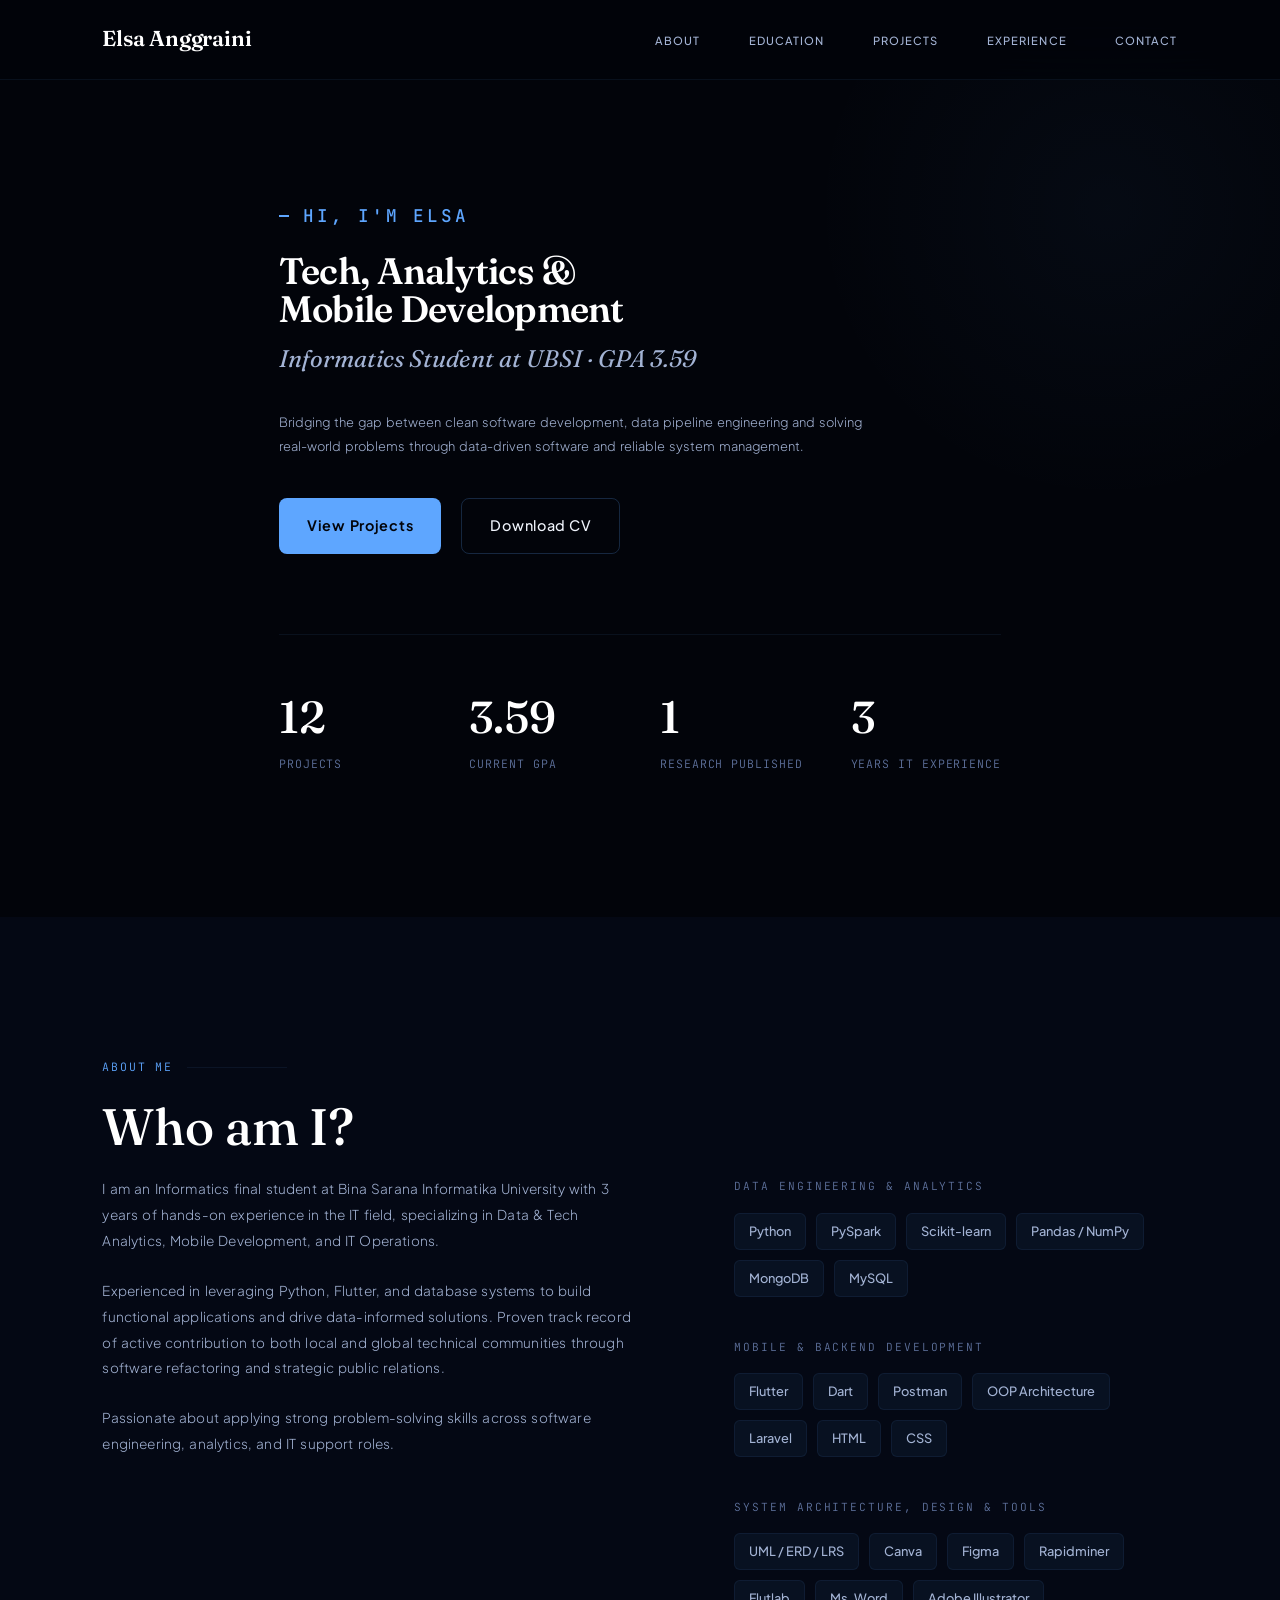
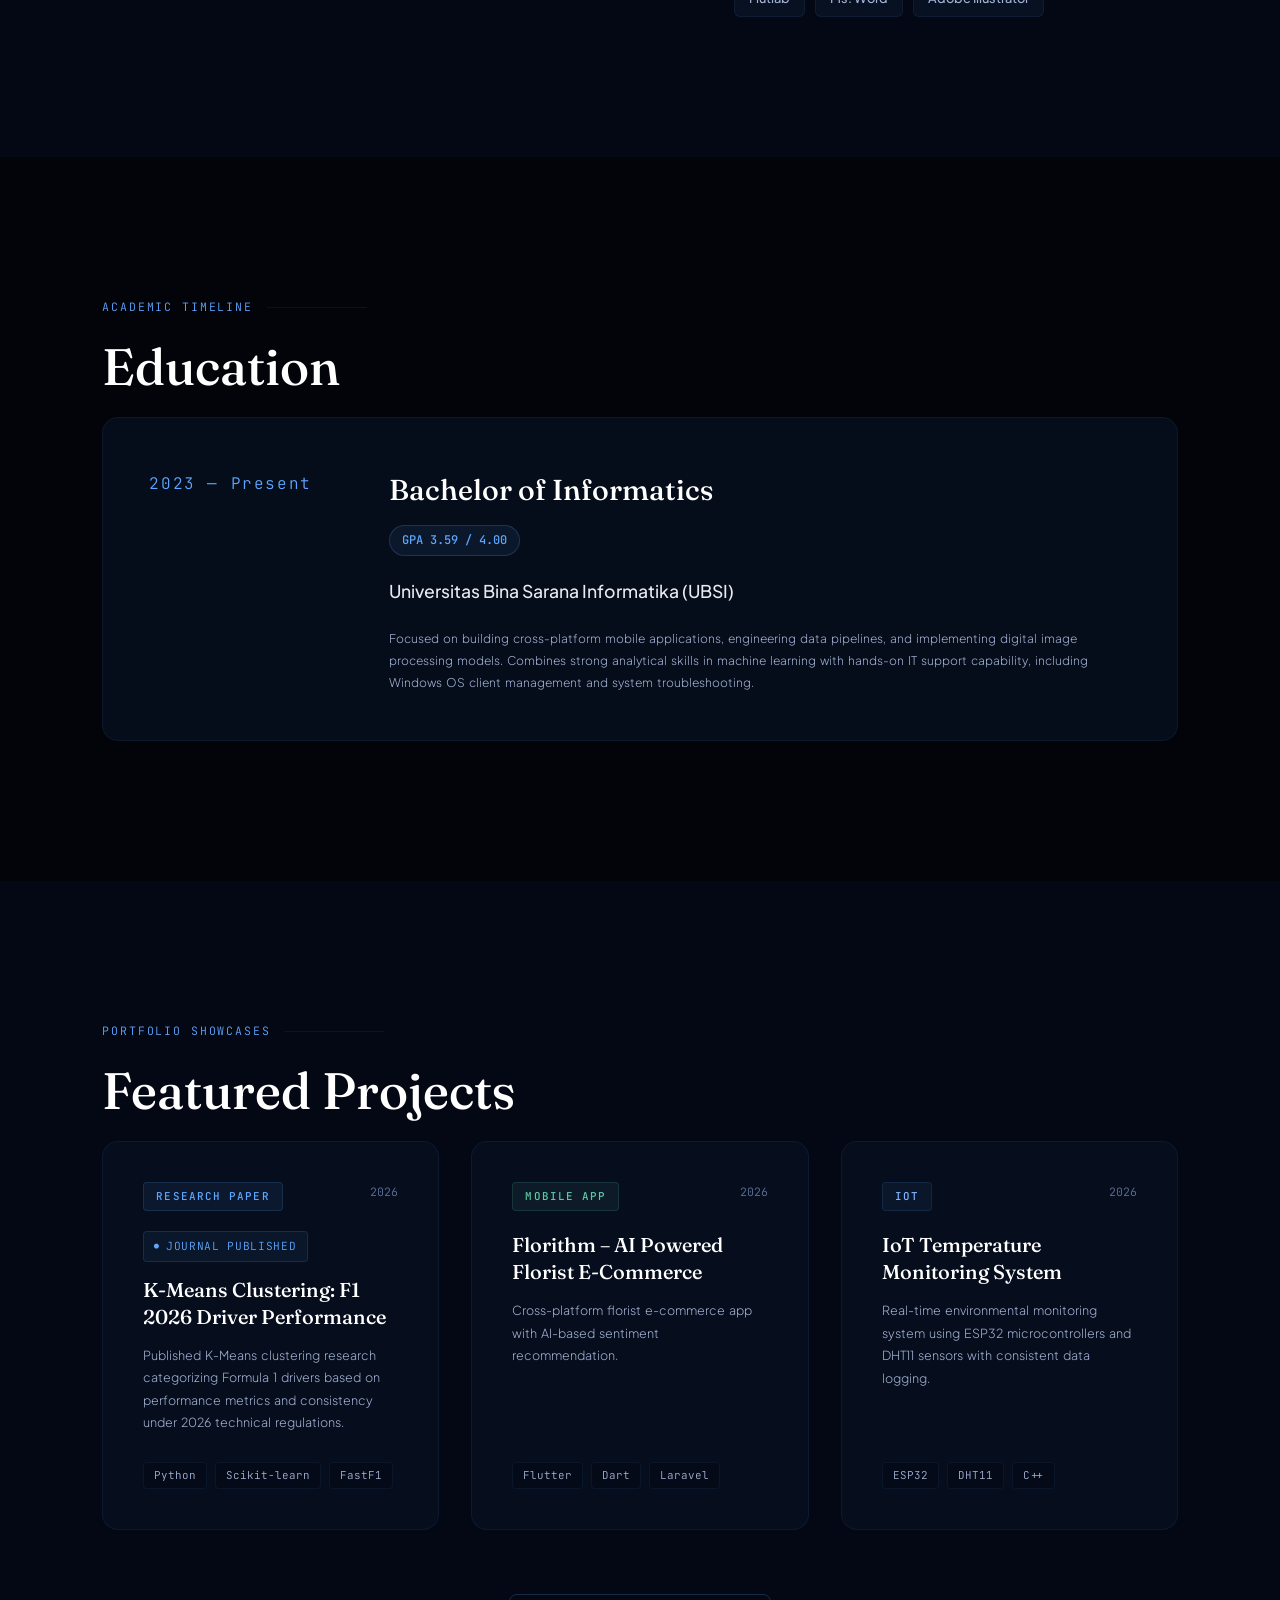
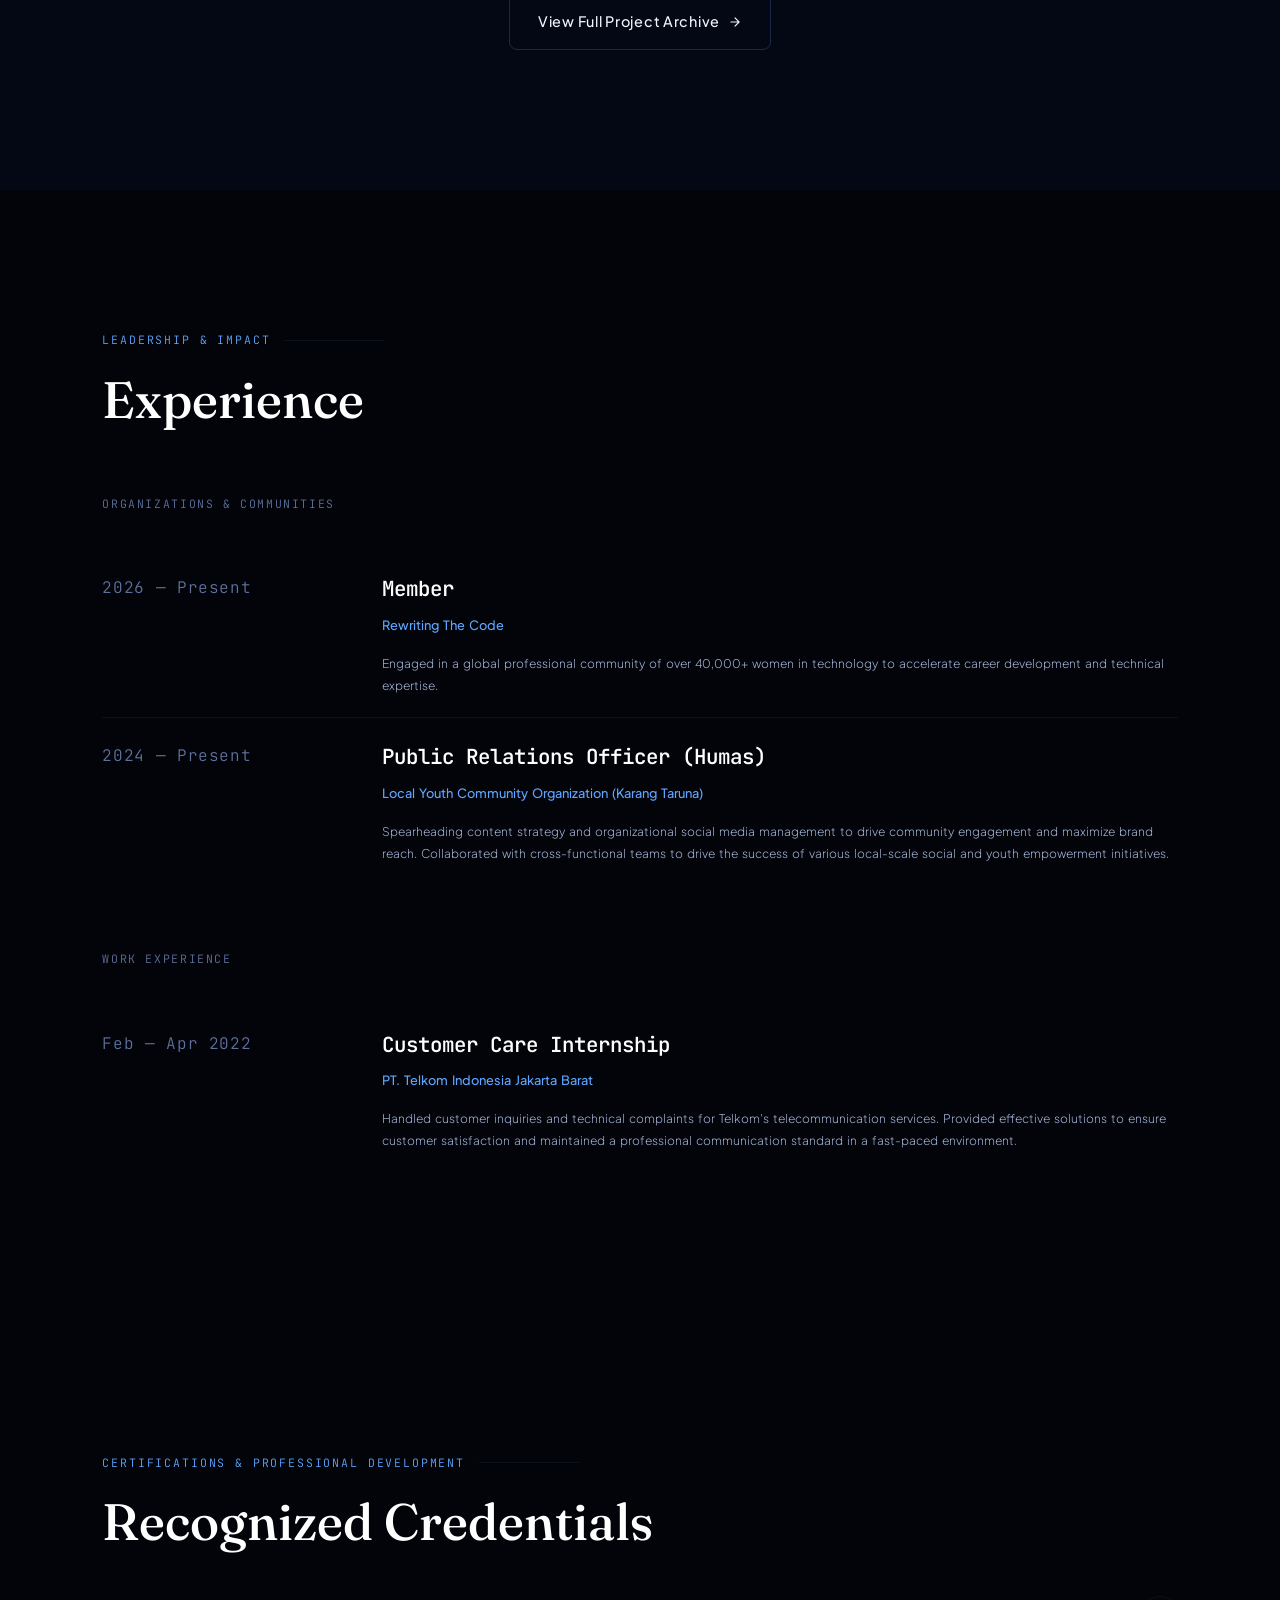
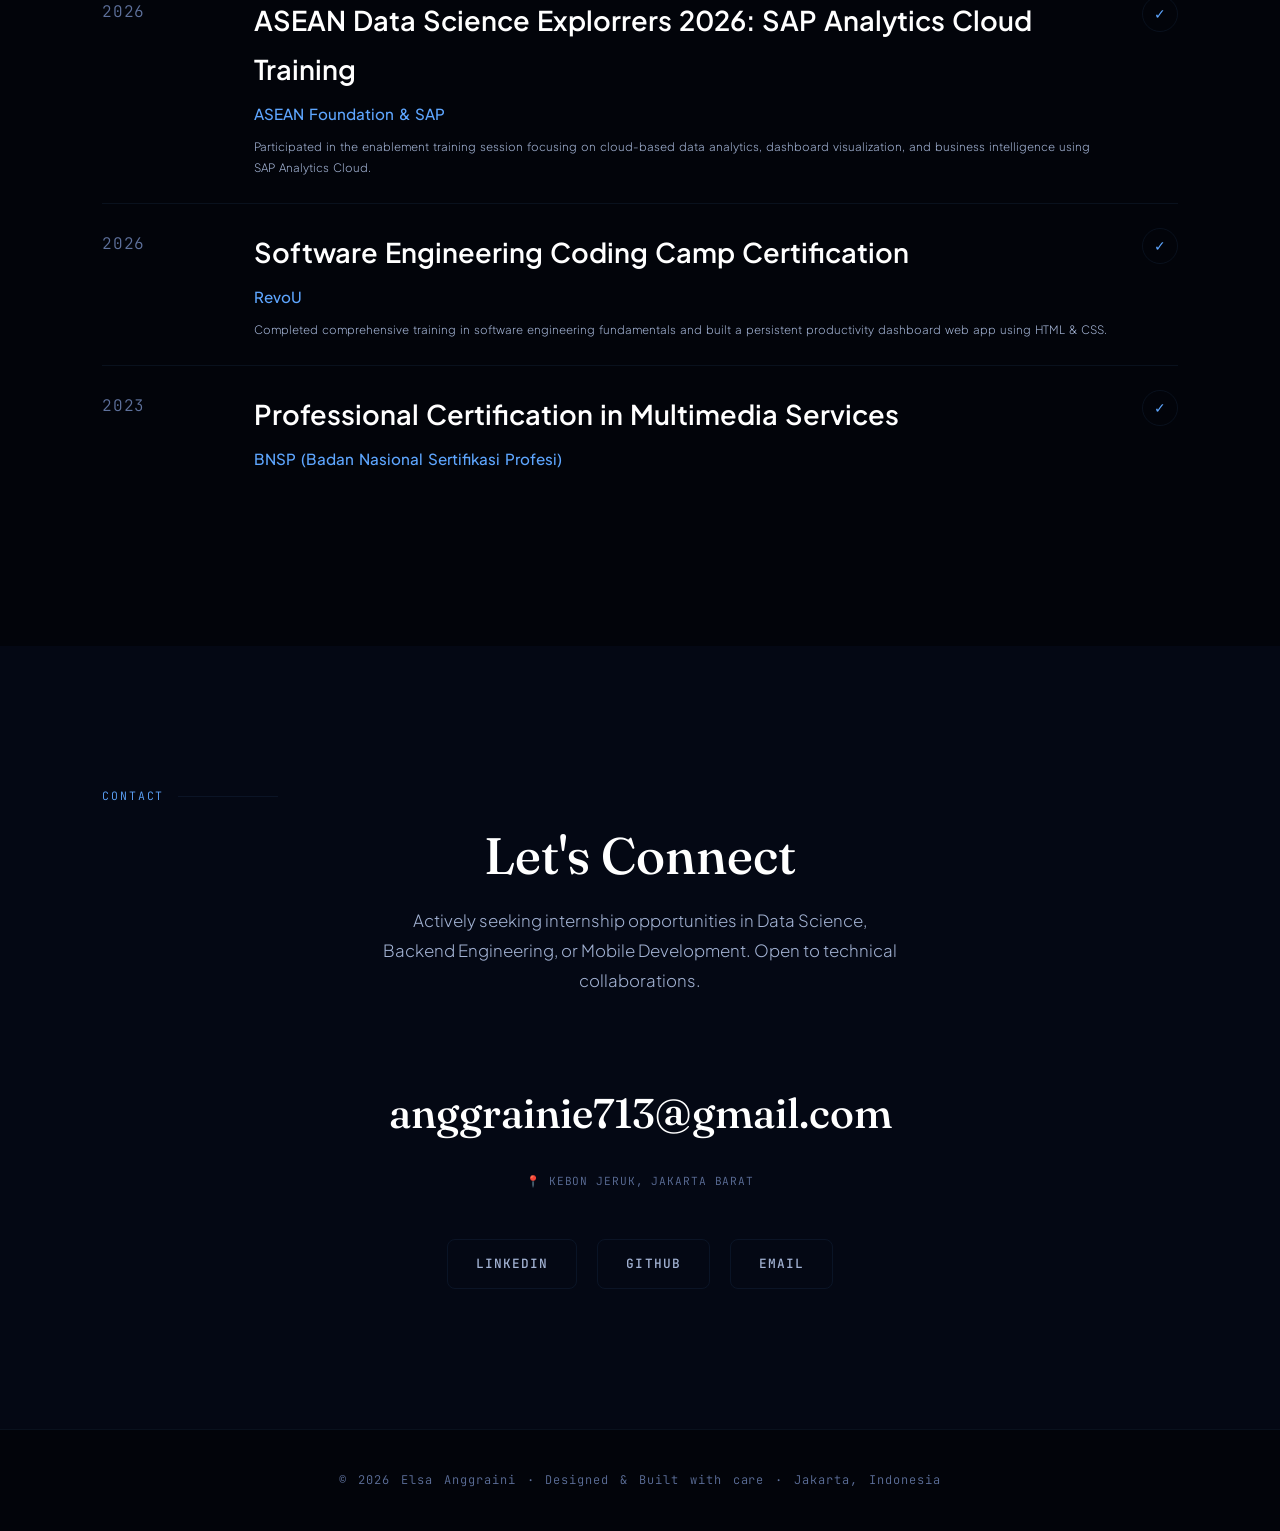
<file: index.html>
<!DOCTYPE html>
<html lang="en">
<head>
  <meta charset="UTF-8">
  <meta name="viewport" content="width=device-width, initial-scale=1.0">
  <title>Elsa Anggraini — Data Science & Mobile Developer</title>
  <meta name="description" content="Portfolio of Elsa Anggraini — Computer Science student at UBSI specializing in Data Science and Mobile Development.">
  <link rel="stylesheet" href="style.css">
  <link href="https://fonts.googleapis.com/css2?family=Fraunces:ital,opsz,wght@0,9..144,300..700;1,9..144,300..700&family=Plus+Jakarta+Sans:wght@300;400;500;600;700&family=JetBrains+Mono:wght@400;500;600&display=swap" rel="stylesheet">
</head>
<body>

  <!-- ── NAV ─────────────────────────────────────────────────────────── -->
  <nav>
    <a href="index.html" class="nav-logo">Elsa Anggraini</a>
    <ul class="nav-links" id="nav-links">
      <li><a href="#about">About</a></li>
      <li><a href="#education">Education</a></li>
      <li><a href="#projects">Projects</a></li>
      <li><a href="#experience">Experience</a></li>
      <li><a href="#contact">Contact</a></li>
    </ul>
    <button class="nav-toggle" id="nav-toggle" aria-label="Toggle menu" aria-expanded="false">
      <span></span><span></span><span></span>
    </button>
  </nav>

  <!-- ── HERO ─────────────────────────────────────────────────────────── -->
  <section id="hero">
    <div class="container">
      <div class="hero-grid">
        <div class="hero-eyebrow">Hi, I'm Elsa</div>
        <h1 class="hero-name">Tech, Analytics &amp;<br>Mobile Development</h1>
        <p class="hero-title">Informatics Student at UBSI · GPA 3.59</p>
        <p class="hero-desc">Bridging the gap between clean software development, 
          data pipeline engineering and solving real-world problems through data-driven software and reliable system management.</p>
        <div class="hero-cta">
          <a href="#projects" class="btn-primary">View Projects</a>
          <a href="https://drive.google.com/file/d/1llNopfGwxuKHswsVtC6wMWmrCKmCCZs0/view?usp=drivesdk" class="btn-outline">Download CV</a>
        </div>
        <div class="stats-row">
          <div class="stat-item">
            <span class="stat-num">12</span>
            <span class="stat-label">Projects</span>
          </div>
          <div class="stat-item">
            <span class="stat-num">3.59</span>
            <span class="stat-label">Current GPA</span>
          </div>
          <div class="stat-item">
            <span class="stat-num">1</span>
            <span class="stat-label">Research Published</span>
          </div>
          <div class="stat-item">
            <span class="stat-num">3</span>
            <span class="stat-label">Years IT Experience</span>
          </div>
        </div>
      </div>
    </div>
  </section>

  <!-- ── ABOUT ─────────────────────────────────────────────────────────── -->
  <section id="about">
    <div class="container">
      <div class="section-label">About Me</div>
      <h2 class="section-title">Who am I?</h2>
      <div class="about-grid">
        <div class="about-text">
          <p>I am an Informatics final student at Bina Sarana Informatika University with 3 years of hands-on experience in the IT field, specializing in Data & Tech Analytics, Mobile Development, and IT Operations.</p>
          <p>Experienced in leveraging Python, Flutter, and database systems to build functional applications and drive data-informed solutions. Proven track record of active contribution to both local and global technical communities through software refactoring and strategic public relations.</p>
          <p>Passionate about applying strong problem-solving skills across software engineering, analytics, and IT support roles.</p>
        </div>
        <div class="skills-grid">
          <div class="skill-group">
            <span class="skill-group-label">Data Engineering &amp; Analytics</span>
            <div class="tags">
              <span class="tag">Python</span>
              <span class="tag">PySpark</span>
              <span class="tag">Scikit-learn</span>
              <span class="tag">Pandas / NumPy</span>
              <span class="tag">MongoDB</span>
              <span class="tag">MySQL</span>
            </div>
          </div>
          <div class="skill-group">
            <span class="skill-group-label">Mobile &amp; Backend Development</span>
            <div class="tags">
              <span class="tag">Flutter</span>
              <span class="tag">Dart</span>
              <span class="tag">Postman</span>
              <span class="tag">OOP Architecture</span>
              <span class="tag">Laravel</span>
              <span class="tag">HTML</span>
              <span class="tag">CSS</span>
            </div>
          </div>
          <div class="skill-group">
            <span class="skill-group-label">System Architecture, Design &amp; Tools</span>
            <div class="tags">
              <span class="tag">UML / ERD / LRS</span>
              <span class="tag">Canva</span>
              <span class="tag">Figma</span>
              <span class="tag">Rapidminer</span>
              <span class="tag">Flutlab</span>
              <span class="tag">Ms. Word</span>
              <span class="tag">Adobe Illustrator</span>
            </div>
          </div>
        </div>
      </div>
    </div>
  </section>

  <!-- ── EDUCATION ─────────────────────────────────────────────────────── -->
  <section id="education">
    <div class="container">
      <div class="section-label">Academic Timeline</div>
      <h2 class="section-title">Education</h2>
      <div class="edu-card reveal">
        <div class="edu-year">2023 — Present</div>
        <div class="edu-details">
          <h3 class="edu-degree">Bachelor of Informatics</h3>
          <span class="edu-gpa">GPA 3.59 / 4.00</span>
          <p class="edu-uni">Universitas Bina Sarana Informatika (UBSI)</p>
          <p class="edu-desc">Focused on building cross-platform mobile applications, 
            engineering data pipelines, and implementing digital image processing models. Combines strong analytical skills in machine learning with hands-on IT support capability, including Windows OS client management and system troubleshooting.</p>
        </div>
      </div>
    </div>
  </section>

  <!-- ── FEATURED PROJECTS ──────────────────────────────────────────────── -->
  <section id="projects">
    <div class="container">
      <div class="section-label">Portfolio Showcases</div>
      <h2 class="section-title">Featured Projects</h2>
      

      <!-- 3 featured card di-render otomatis oleh main.js -->
      <div class="projects-grid" id="featured-grid"></div>

      <div class="section-cta-wrap">
        <a href="archive.html" class="btn-outline">
          View Full Project Archive
          <!-- Arrow icon -->
          <svg width="14" height="14" viewBox="0 0 24 24" fill="none"
               stroke="currentColor" stroke-width="2" stroke-linecap="round" stroke-linejoin="round">
            <path d="M5 12h14M12 5l7 7-7 7"/>
          </svg>
        </a>
      </div>
    </div>
  </section>

  <!-- ── EXPERIENCE ─────────────────────────────────────────────────────── -->
  <section id="experience">
    <div class="container">
      <div class="section-label">Leadership &amp; Impact</div>
      <h2 class="section-title">Experience</h2>
      <span class="exp-section-title">Organizations &amp; Communities</span>
      <div class="exp-list">
        <div class="exp-item reveal">
          <div class="exp-date">2026 — Present</div>
          <div class="exp-content">
            <h3 class="exp-role">Member</h3>
            <p class="exp-org">Rewriting The Code</p>
            <p class="exp-desc">Engaged in a global professional community of over 40,000+ women in technology to accelerate career development and technical expertise.</p>
          </div>
        </div>
        <div class="exp-item reveal">
          <div class="exp-date">2024 — Present</div>
          <div class="exp-content">
            <h3 class="exp-role">Public Relations Officer (Humas)</h3>
            <p class="exp-org">Local Youth Community Organization (Karang Taruna)</p>
            <p class="exp-desc">Spearheading content strategy and organizational social media management to drive community engagement and maximize brand reach. Collaborated with cross-functional teams to drive the success of various local-scale social and youth empowerment initiatives.</p>
          </div>
        </div>
      </div>

      <span class="exp-section-title">Work Experience</span>
      <div class="exp-list">
        <div class="exp-item reveal">
          <div class="exp-date">Feb — Apr 2022</div>
          <div class="exp-content">
            <h3 class="exp-role">Customer Care Internship</h3>
            <p class="exp-org">PT. Telkom Indonesia Jakarta Barat</p>
            <p class="exp-desc">Handled customer inquiries and technical complaints for Telkom's telecommunication services. Provided effective solutions to ensure customer satisfaction and maintained a professional communication standard in a fast-paced environment.</p>
          </div>
        </div>
      </div>
    </div>
  </section>

  <!-- ── CERTIFICATIONS ─────────────────────────────────────────────────── -->
  <section id="certifications">
    <div class="container">
      <div class="section-label">Certifications &amp; Professional Development</div>
      <h2 class="section-title">Recognized Credentials</h2>
      
      <div class="cert-list">
        <div class="cert-item reveal">
          <div class="cert-date">2026</div>
          <div class="cert-content">
            <h3 class="cert-name">ASEAN Data Science Explorrers 2026: SAP Analytics Cloud Training</h3>
            <p class="cert-issuer">ASEAN Foundation & SAP</p>
            <p class="cert-desc">Participated in the enablement training session focusing on cloud-based data analytics, dashboard
              visualization, and business intelligence using SAP Analytics Cloud.</p>
          </div>
          <!-- TODO: ganti href="#" dengan link credential asli -->
          <a href="#" class="cert-badge" target="_blank" title="View Credential">✓</a>
        </div>

        <div class="cert-item reveal">
          <div class="cert-date">2026</div>
          <div class="cert-content">
            <h3 class="cert-name">Software Engineering Coding Camp Certification</h3>
            <p class="cert-issuer">RevoU</p>
            <p class="cert-desc">Completed comprehensive training in software engineering fundamentals and built a persistent 
              productivity dashboard web app using HTML & CSS.</p>
          </div>
          <a href="#" class="cert-badge" target="_blank" title="View Credential">✓</a>
        </div>

        <div class="cert-item reveal">
          <div class="cert-date">2023</div>
          <div class="cert-content">
            <h3 class="cert-name">Professional Certification in Multimedia Services</h3>
            <p class="cert-issuer">BNSP (Badan Nasional Sertifikasi Profesi)</p>
            <p class="cert-desc"></p>
          </div>
          <a href="#" class="cert-badge" target="_blank" title="View Credential">✓</a>
        </div>
      </div>
    </div>
  </section>

  <!-- ── CONTACT ────────────────────────────────────────────────────────── -->
  <section id="contact">
    <div class="container">
      <div class="section-label">Contact</div>
      <h2 class="section-title">Let's Connect</h2>
      <p class="section-subtitle">Actively seeking internship opportunities in Data Science, Backend Engineering, or Mobile Development. Open to technical collaborations.</p>
      <a href="mailto:anggrainie713@gmail.com" class="contact-email">anggrainie713@gmail.com</a>
      <p class="contact-location">📍 Kebon Jeruk, Jakarta Barat</p>
      <div class="social-links">
        <!-- TODO: isi href LinkedIn dan GitHub dengan URL asli -->
        <a href="https://www.linkedin.com/in/elsa-anggraini-262b84322" class="social-link">LinkedIn</a>
        <a href="https://github.com/elsanggraini" class="social-link">GitHub</a>
        <a href="mailto:anggrainie713@gmail.com" class="social-link">Email</a>
      </div>
    </div>
  </section>

  <!-- ── FOOTER ─────────────────────────────────────────────────────────── -->
  <footer>
    <p>© 2026 Elsa Anggraini · Designed &amp; Built with care · Jakarta, Indonesia</p>
  </footer>

  <!-- ── SCRIPTS ────────────────────────────────────────────────────────── -->
  <script src="projects-data.js"></script>
  <script src="main.js"></script>

</body>
</html>
</file>
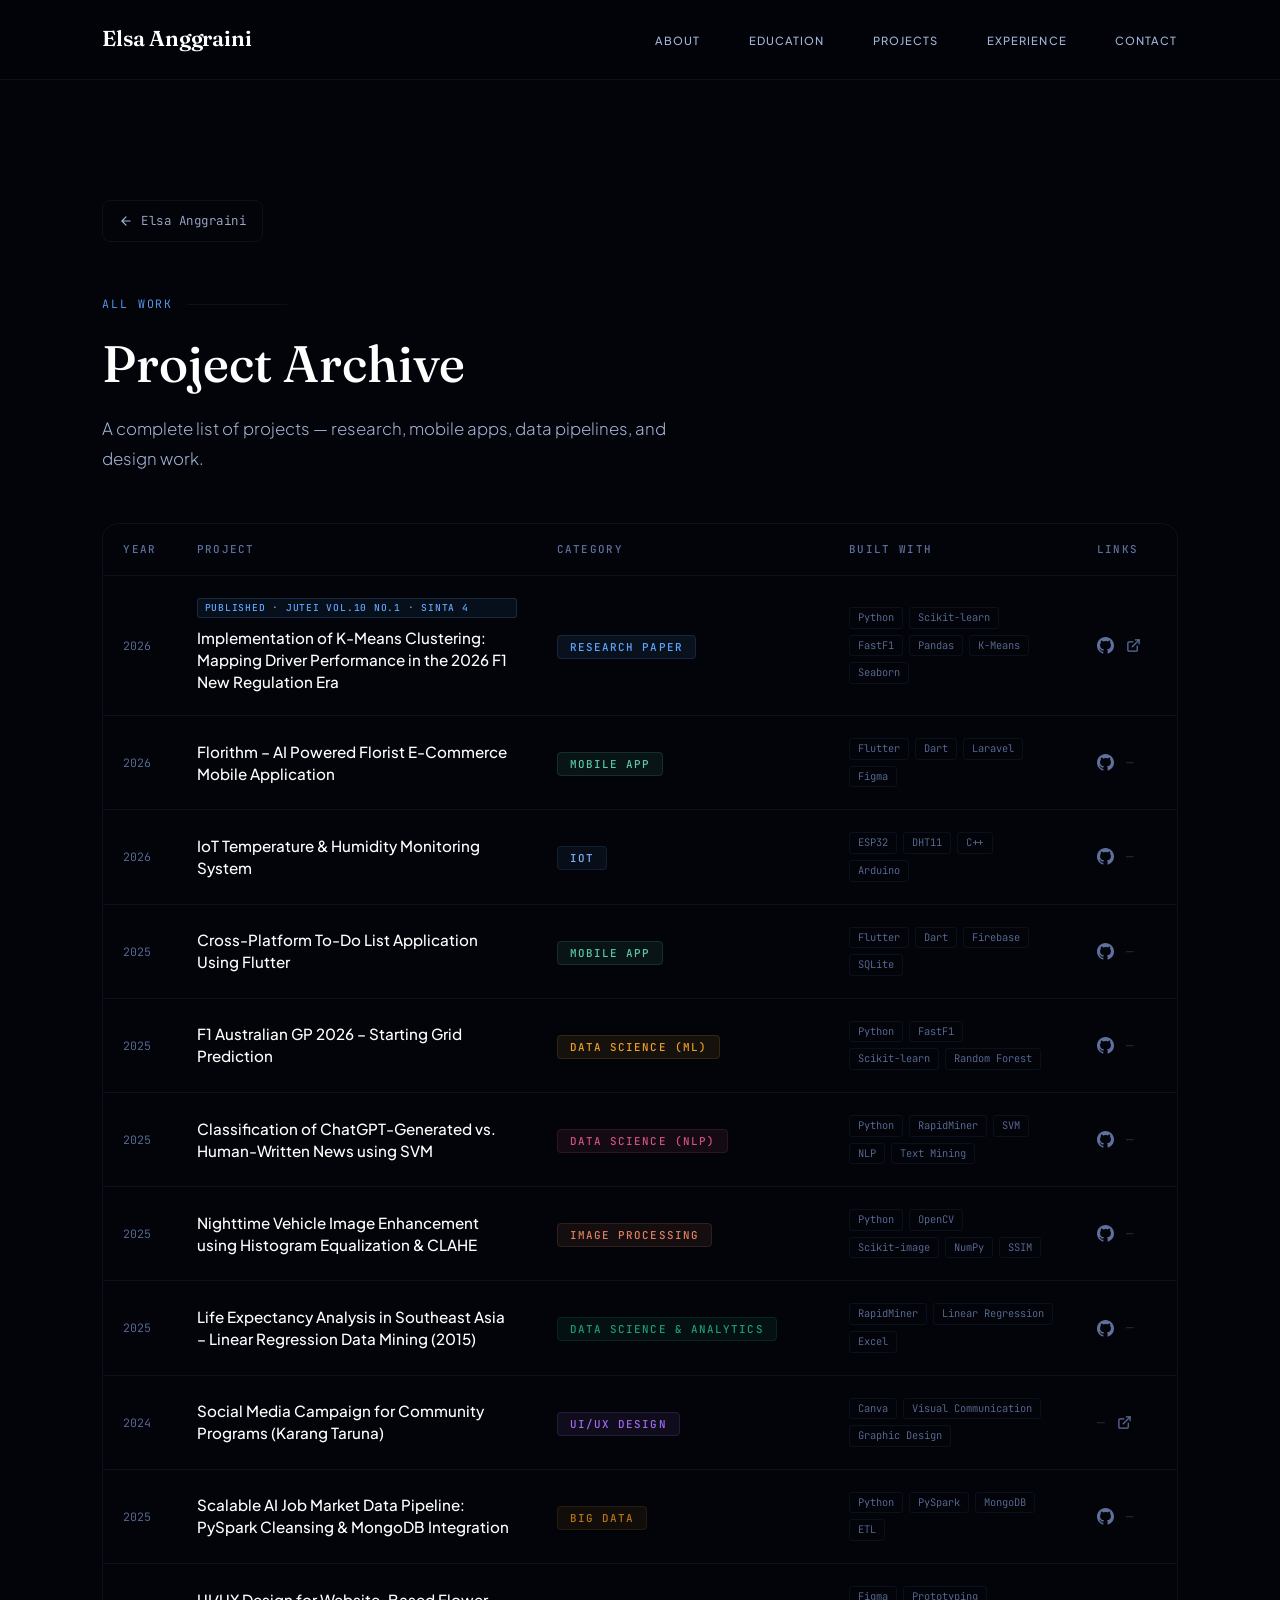
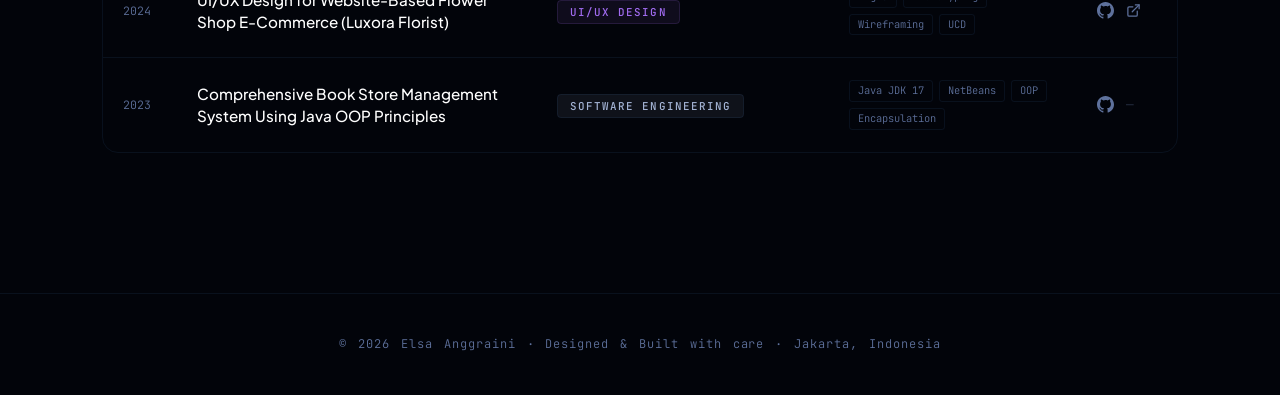
<file: archive.html>
<!DOCTYPE html>
<html lang="en">
<head>
  <meta charset="UTF-8">
  <meta name="viewport" content="width=device-width, initial-scale=1.0">
  <title>Project Archive — Elsa Anggraini</title>
  <meta name="description" content="Complete project archive of Elsa Anggraini — data science, mobile development, and software engineering work.">
  <link rel="stylesheet" href="style.css">
  <link href="https://fonts.googleapis.com/css2?family=Fraunces:ital,opsz,wght@0,9..144,300..700;1,9..144,300..700&family=Plus+Jakarta+Sans:wght@300;400;500;600;700&family=JetBrains+Mono:wght@400;500;600&display=swap" rel="stylesheet">
</head>
<body>

  <!-- ── NAV ─────────────────────────────────────────────────────────── -->
  <nav>
    <a href="index.html" class="nav-logo">Elsa Anggraini</a>
    <ul class="nav-links" id="nav-links">
      <li><a href="index.html#about">About</a></li>
      <li><a href="index.html#education">Education</a></li>
      <li><a href="archive.html">Projects</a></li>
      <li><a href="index.html#experience">Experience</a></li>
      <li><a href="index.html#contact">Contact</a></li>
    </ul>
    <button class="nav-toggle" id="nav-toggle" aria-label="Toggle menu" aria-expanded="false">
      <span></span><span></span><span></span>
    </button>
  </nav>

  <!-- ── ARCHIVE SECTION ────────────────────────────────────────────── -->
  <section id="archive">
    <div class="container">

      <a href="index.html" class="archive-back">
        <svg width="14" height="14" viewBox="0 0 24 24" fill="none"
             stroke="currentColor" stroke-width="2" stroke-linecap="round" stroke-linejoin="round">
          <path d="M19 12H5M12 5l-7 7 7 7"/>
        </svg>
        Elsa Anggraini
      </a>

      <div class="section-label">All Work</div>
      <h1 class="section-title">Project Archive</h1>
      <p class="section-subtitle">A complete list of projects — research, mobile apps, data pipelines, and design work.</p>

      <!-- Tabel di-render oleh archive.js -->
      <div class="archive-table-wrap">
        <table class="archive-table" id="archive-table">
          <thead>
            <tr>
              <th>Year</th>
              <th>Project</th>
              <th>Category</th>
              <th>Built With</th>
              <th>Links</th>
            </tr>
          </thead>
          <tbody id="archive-tbody">
            <!-- baris diisi oleh archive.js -->
          </tbody>
        </table>
      </div>

    </div>
  </section>

  <!-- ── FOOTER ─────────────────────────────────────────────────────── -->
  <footer>
    <p>© 2026 Elsa Anggraini · Designed &amp; Built with care · Jakarta, Indonesia</p>
  </footer>

  <!-- ── SCRIPTS ────────────────────────────────────────────────────── -->
  <script src="projects-data.js"></script>
  <script src="archive.js"></script>

</body>
</html>
</file>
<file: style.css>
/* ==========================================================================
   ELSA ANGGRAINI — Portfolio Stylesheet
   Versi: Archive Edition (tanpa Project Detail Modal)
   ========================================================================== */

*, *::before, *::after { box-sizing: border-box; margin: 0; padding: 0; }

:root {
  --navy-deepest: #02040a;
  --navy-deep:    #040814;
  --navy-base:    #081022;
  --navy-mid:     #0d1a33;
  --navy-light:   #14254a;
  --navy-muted:   #1e325c;
  --accent:       #5ea6ff;
  --accent-glow:  rgba(94, 166, 255, 0.08);
  --accent-dim:   rgba(94, 166, 255, 0.6);
  --white:        #ffffff;
  --text-primary:   #f0f4fc;
  --text-secondary: #a3b3d4;
  --text-muted:     #5e719c;
  --border:       rgba(94, 166, 255, 0.08);
  --border-hover: rgba(94, 166, 255, 0.22);
  --card-bg:      rgba(8, 16, 34, 0.7);
  --tag-bg:       rgba(94, 166, 255, 0.06);
  --font-display: 'Fraunces', Georgia, serif;
  --font-body:    'Plus Jakarta Sans', sans-serif;
  --font-mono:    'JetBrains Mono', monospace;
}

html { scroll-behavior: smooth; }
body {
  background-color: var(--navy-deepest);
  color: var(--text-primary);
  font-family: var(--font-body);
  font-size: 16px;
  line-height: 1.8;
  font-weight: 300;
  overflow-x: hidden;
}

/* ─── NAVIGATION ──────────────────────────────────────────────────────── */
nav {
  position: fixed; top: 0; left: 0; right: 0; z-index: 100;
  background: rgba(2, 4, 10, 0.85);
  backdrop-filter: blur(20px);
  border-bottom: 1px solid var(--border);
  padding: 0 8%;
  height: 80px;
  display: flex; align-items: center; justify-content: space-between;
}
.nav-logo {
  font-family: var(--font-display);
  font-size: 1.35rem;
  font-weight: 600;
  color: var(--white);
  text-decoration: none;
  letter-spacing: -0.01em;
}
.nav-links { display: flex; gap: 3rem; list-style: none; }
.nav-links a {
  font-size: 0.7rem;
  font-weight: 500;
  letter-spacing: 0.1em;
  text-transform: uppercase;
  color: var(--text-secondary);
  text-decoration: none;
  transition: color 0.3s;
}
.nav-links a:hover { color: var(--accent); }

/* Hamburger — hanya tampil di mobile */
.nav-toggle {
  display: none;
  background: none;
  border: 1px solid var(--border);
  border-radius: 8px;
  width: 40px; height: 40px;
  cursor: pointer;
  flex-direction: column;
  align-items: center;
  justify-content: center;
  gap: 5px;
}
.nav-toggle span {
  display: block;
  width: 18px; height: 1.5px;
  background: var(--text-primary);
  transition: transform 0.25s, opacity 0.25s;
}
.nav-toggle.open span:nth-child(1) { transform: translateY(6.5px) rotate(45deg); }
.nav-toggle.open span:nth-child(2) { opacity: 0; }
.nav-toggle.open span:nth-child(3) { transform: translateY(-6.5px) rotate(-45deg); }

/* ─── SECTIONS ────────────────────────────────────────────────────────── */
section { padding: 140px 8%; }
section:first-of-type { padding-top: 200px; }
.container { max-width: 1120px; margin: 0 auto; }

/* ─── HERO ────────────────────────────────────────────────────────────── */
#hero {
  min-height: 90vh;
  display: flex; align-items: center;
  position: relative;
  overflow: hidden;
}
#hero::before {
  content: '';
  position: absolute;
  top: -10%; right: -10%;
  width: 600px; height: 600px;
  background: radial-gradient(circle, rgba(94,166,255,0.04) 0%, transparent 70%);
  pointer-events: none;
}
.hero-grid { width: 100%; max-width: 820px; margin: 0 auto; }
.hero-eyebrow {
  font-family: var(--font-mono);
  font-size: 1.1rem;
  font-weight: 500;
  letter-spacing: 0.16em;
  text-transform: uppercase;
  color: var(--accent);
  margin-bottom: 20px;
  display: flex; align-items: center; gap: 14px;
}
.hero-eyebrow::before {
  content: '';
  width: 10px; height: 2px;
  background: var(--accent);
  flex-shrink: 0;
}
.hero-name {
  font-family: var(--font-display);
  font-size: clamp(2.3rem, 3vw, 2rem);
  line-height: 1.05;
  color: var(--white);
  margin-bottom: 16px;
  letter-spacing: -0.02em;
  font-weight: 600;
}
.hero-title {
  font-family: var(--font-display);
  font-size: clamp(1.1rem, 2vw, 1.5rem);
  line-height: 1.2;
  color: var(--text-secondary);
  margin-bottom: 36px;
  font-style: italic;
  font-weight: 400;
}
.hero-desc {
  font-size: 0.8rem;
  color: var(--text-secondary);
  max-width: 600px;
  margin-bottom: 2px;
  font-weight: 300;
  line-height: 1.9;
  word-spacing: 2px;
}
.hero-cta { display: flex; gap: 20px; flex-wrap: wrap; margin-top: 40px; }

/* ─── BUTTONS ─────────────────────────────────────────────────────────── */
.btn-primary {
  background: var(--accent);
  color: var(--navy-deepest);
  padding: 14px 28px;
  border-radius: 8px;
  font-size: 0.9rem;
  font-weight: 650;
  letter-spacing: 0.05em;
  text-decoration: none;
  transition: opacity 0.2s, transform 0.2s;
  display: inline-flex;
  align-items: center;
  gap: 8px;
}
.btn-primary:hover { opacity: 0.9; transform: translateY(-2px); }

.btn-outline {
  border: 1px solid var(--border-hover);
  color: var(--text-primary);
  padding: 14px 28px;
  border-radius: 8px;
  font-size: 0.9rem;
  font-weight: 500;
  letter-spacing: 0.05em;
  text-decoration: none;
  transition: border-color 0.2s, color 0.2s, transform 0.2s;
  display: inline-flex;
  align-items: center;
  gap: 8px;
}
.btn-outline:hover { border-color: var(--accent); color: var(--accent); transform: translateY(-2px); }

/* Section-level CTA wrapper (tombol "View Archive" dll) */
.section-cta-wrap { text-align: center; margin-top: 64px; }

/* ─── STATS ───────────────────────────────────────────────────────────── */
.stats-row {
  display: grid;
  grid-template-columns: repeat(4, 1fr);
  gap: 40px;
  margin-top: 80px;
  padding-top: 60px;
  border-top: 1px solid var(--border);
}
.stat-num {
  font-family: var(--font-display);
  font-size: 2.8rem;
  font-weight: 500;
  color: var(--white);
  display: block;
  line-height: 1;
  margin-bottom: 8px;
}
.stat-label {
  font-size: 0.72rem;
  color: var(--text-muted);
  letter-spacing: 0.08em;
  text-transform: uppercase;
  font-family: var(--font-mono);
}

/* ─── SECTION HEADER ──────────────────────────────────────────────────── */
.section-label {
  font-family: var(--font-mono);
  font-size: 0.72rem;
  letter-spacing: 0.16em;
  text-transform: uppercase;
  color: var(--accent);
  margin-bottom: 20px;
  display: flex; align-items: center; gap: 14px;
}
.section-label::after {
  content: '';
  flex: 1;
  height: 1px;
  background: var(--border);
  max-width: 100px;
}
.section-title {
  font-family: var(--font-display);
  font-size: clamp(2.2rem, 4vw, 3.2rem);
  color: var(--white);
  margin-bottom: 20px;
  line-height: 1.15;
  font-weight: 500;
}
.section-subtitle {
  font-size: 1.05rem;
  color: var(--text-secondary);
  max-width: 580px;
  margin-bottom: 64px;
  font-weight: 300;
}

/* ─── ABOUT ───────────────────────────────────────────────────────────── */
#about { background: var(--navy-deep); }
.about-grid {
  display: grid;
  grid-template-columns: 1.2fr 1fr;
  gap: 100px;
  align-items: start;
}
.about-text p {
  color: var(--text-secondary);
  margin-bottom: 24px;
  font-weight: 300;
  font-size: 0.85rem;
  line-height: 1.9;
  letter-spacing: 0.01rem;
  word-spacing: 2px;
}
.about-text p:last-child { margin-bottom: 0;  }
.skills-grid { display: flex; flex-direction: column; gap: 40px; }
.skill-group-label {
  font-family: var(--font-mono);
  font-size: 0.70rem;
  letter-spacing: 0.12rem;
  text-transform: uppercase;
  color: var(--text-muted);
  margin-bottom: 16px;
  display: block;
}
.tags { display: flex; flex-wrap: wrap; gap: 10px; }
.tag {
  background: var(--tag-bg);
  border: 1px solid var(--border);
  color: var(--text-secondary);
  padding: 6px 14px;
  border-radius: 6px;
  font-size: 0.8rem;
  font-weight: 500;
  transition: border-color 0.2s, color 0.2s, background-color 0.2s;
}
.tag:hover { border-color: var(--accent); color: var(--white); background: rgba(94, 166, 255, 0.12); }

/* ─── EDUCATION ───────────────────────────────────────────────────────── */
#education { background: var(--navy-deepest); }
.edu-card {
  background: var(--card-bg);
  border: 1px solid var(--border);
  border-radius: 16px;
  padding: 46px;
  display: grid;
  grid-template-columns: 200px 1fr;
  gap: 40px;
  align-items: start;
  max-width: 1500px;
  transition: border-color 0.3s;
}
.edu-card:hover { border-color: var(--border-hover); }
.edu-year {
  font-family: var(--font-mono);
  font-size: 1rem;
  letter-spacing: 0.1em;
  color: var(--accent);
  white-space: nowrap;
  padding-top: 6px;
}
.edu-degree {
  font-family: var(--font-display);
  font-size: 1.8rem;
  color: var(--white);
  margin-bottom: 8px;
  font-weight: 500;
}
.edu-gpa {
  display: inline-block;
  background: rgba(94, 166, 255, 0.08);
  border: 1px solid rgba(94, 166, 255, 0.2);
  color: var(--accent);
  font-size: 0.75rem;
  padding: 4px 12px;
  border-radius: 20px;
  font-family: var(--font-mono);
  margin-bottom: 20px;
  font-weight: 500;
}
.edu-uni {
  font-size: 1.1rem;
  color: #e8eaf0;
  margin-bottom: 20px;
  font-weight: 500;
}
.edu-desc {
  font-size: 0.75rem;
  color: var(--text-secondary);
  line-height: 1.85;
  font-weight: 300;
  word-spacing: 2px;
}

/* ─── FEATURED PROJECTS (Home) ────────────────────────────────────────── */
#projects { background: var(--navy-deep); }

.projects-grid {
  display: grid;
  grid-template-columns: repeat(auto-fill, minmax(300px, 1fr));
  gap: 32px;
  margin-bottom: 0;
}

.project-card {
  background: var(--card-bg);
  border: 1px solid var(--border);
  border-radius: 16px;
  padding: 40px;
  display: flex;
  flex-direction: column;
  transition: border-color 0.3s, transform 0.3s;
  text-decoration: none;
  color: inherit;
}
.project-card:hover {
  border-color: var(--border-hover);
  transform: translateY(-6px);
}
.project-card-top {
  display: flex; justify-content: space-between; align-items: flex-start;
  margin-bottom: 20px;
}

/* Badge kategori */
.project-category {
  font-family: var(--font-mono);
  font-size: 0.68rem;
  letter-spacing: 0.1em;
  text-transform: uppercase;
  padding: 4px 12px;
  border-radius: 4px;
  font-weight: 500;
}
.cat-research { background: rgba(94,166,255,0.08);  color: var(--accent);   border: 1px solid rgba(94,166,255,0.15); }
.cat-mobile   { background: rgba(93,202,165,0.08);  color: #5dcaa5;         border: 1px solid rgba(93,202,165,0.15); }
.cat-ml       { background: rgba(239,159,39,0.08);  color: #ef9f27;         border: 1px solid rgba(239,159,39,0.15); }
.cat-nlp      { background: rgba(212,83,126,0.08);  color: #d4537e;         border: 1px solid rgba(212,83,126,0.15); }
.cat-uiux     { background: rgba(160,107,239,0.08); color: #a06bef;         border: 1px solid rgba(160,107,239,0.15); }
.cat-image    { background: rgba(224,128,96,0.08);  color: #e08060;         border: 1px solid rgba(224,128,96,0.15); }
.cat-data     { background: rgba(29,158,117,0.08);  color: #1d9e75;         border: 1px solid rgba(29,158,117,0.15); }
.cat-bigdata  { background: rgba(186,117,23,0.08);  color: #ba7517;         border: 1px solid rgba(186,117,23,0.15); }
.cat-software { background: rgba(163,179,212,0.08); color: var(--text-secondary); border: 1px solid var(--border); }
.cat-iot      { background: rgba(94,166,255,0.06);  color: #7fb3ff;         border: 1px solid rgba(94,166,255,0.12); }

.project-year {
  font-family: var(--font-mono);
  font-size: 0.72rem;
  color: var(--text-muted);
}
.project-published {
  display: inline-flex; align-items: center; gap: 6px;
  background: rgba(94, 166, 255, 0.06);
  border: 1px solid rgba(94, 166, 255, 0.15);
  color: var(--accent);
  font-size: 0.7rem;
  font-family: var(--font-mono);
  padding: 4px 10px;
  border-radius: 4px;
  letter-spacing: 0.06em;
  text-transform: uppercase;
  margin-bottom: 14px;
  align-self: flex-start;
}
.project-published::before { content: '●'; font-size: 0.5rem; }

.project-title {
  font-family: var(--font-display);
  font-size: 1.25rem;
  color: var(--white);
  margin-bottom: 14px;
  line-height: 1.35;
  font-weight: 500;
}
.project-desc {
  font-size: 0.78rem;
  color: var(--text-secondary);
  line-height: 1.8;
  flex: 1;
  margin-bottom: 28px;
  font-weight: 300;
  word-spacing: 2px;
}
.project-tags { display: flex; flex-wrap: wrap; gap: 8px; }
.project-tag {
  font-family: var(--font-mono);
  font-size: 0.68rem;
  color: var(--text-secondary);
  padding: 3px 10px;
  border: 1px solid var(--border);
  border-radius: 4px;
  background: rgba(2, 4, 10, 0.3);
}

/* ─── PROJECT ARCHIVE TABLE ───────────────────────────────────────────── */
#archive { background: var(--navy-deepest); }
#archive .section-subtitle { margin-bottom: 48px; }

.archive-back {
  display: inline-flex; align-items: center; gap: 8px;
  font-family: var(--font-mono);
  font-size: 0.78rem;
  letter-spacing: 0.04em;
  color: var(--text-secondary);
  text-decoration: none;
  border: 1px solid var(--border);
  padding: 9px 16px;
  border-radius: 8px;
  margin-bottom: 52px;
  transition: border-color 0.2s, color 0.2s;
}
.archive-back:hover { border-color: var(--accent); color: var(--accent); }

/* Wrapper tabel — overflow-x hanya di wrapper, bukan body */
.archive-table-wrap {
  overflow-x: auto;
  -webkit-overflow-scrolling: touch;
  border-radius: 16px;
  border: 1px solid var(--border);
}

.archive-table {
  width: 100%;
  border-collapse: collapse;
  font-size: 0.88rem;
  min-width: 680px; /* desktop: tabel tidak remuk, wrapper yang scroll */
}

/* Header */
.archive-table thead tr {
  border-bottom: 1px solid var(--border);
}
.archive-table th {
  font-family: var(--font-mono);
  font-size: 0.68rem;
  letter-spacing: 0.12em;
  text-transform: uppercase;
  color: var(--text-muted);
  font-weight: 500;
  padding: 16px 20px;
  text-align: left;
  white-space: nowrap;
}

/* Rows */
.archive-table tbody tr {
  border-bottom: 1px solid var(--border);
  transition: background-color 0.2s;
}
.archive-table tbody tr:last-child { border-bottom: none; }
.archive-table tbody tr:hover { background-color: rgba(94, 166, 255, 0.03); }

.archive-table td {
  padding: 22px 20px;
  vertical-align: middle;
  color: var(--text-secondary);
  line-height: 1.5;
}

/* Kolom Year */
.archive-table .col-year {
  font-family: var(--font-mono);
  font-size: 0.72rem;
  color: var(--text-muted);
  white-space: nowrap;
  width: 64px;
}

/* Kolom Project Name */
.archive-table .col-name {
  color: var(--white);
  font-weight: 500;
  font-size: 0.95rem;
  max-width: 320px;
  line-height: 1.45;
}

/* Badge journal di atas nama */
.archive-journal-badge {
  display: inline-block;
  font-family: var(--font-mono);
  font-size: 0.6rem;
  letter-spacing: 0.08em;
  text-transform: uppercase;
  color: var(--accent);
  background: rgba(94,166,255,0.07);
  border: 1px solid rgba(94,166,255,0.18);
  padding: 2px 7px;
  border-radius: 3px;
  margin-bottom: 5px;
  vertical-align: middle;
}

.col-name-inner {
  display: flex;
  flex-direction: column;
  gap: 4px;
  min-width: 0;
  overflow-wrap: break-word;
  word-break: break-word;
}

/* Kolom Category */
.archive-table .col-cat { white-space: nowrap; }

/* Kolom Tech */
.archive-table .col-tech { max-width: 220px; }
.archive-tags { display: flex; flex-wrap: wrap; gap: 6px; }
.archive-tag {
  font-family: var(--font-mono);
  font-size: 0.65rem;
  color: var(--text-muted);
  padding: 2px 8px;
  border: 1px solid var(--border);
  border-radius: 3px;
  white-space: nowrap;
}

/* Kolom Links */
.archive-table .col-links { white-space: nowrap; width: 100px; }
.archive-links { display: flex; align-items: center; gap: 12px; }
.archive-icon-link {
  color: var(--text-muted);
  text-decoration: none;
  display: inline-flex; align-items: center;
  transition: color 0.2s, transform 0.2s;
  line-height: 1;
}
.archive-icon-link:hover { color: var(--accent); transform: translateY(-1px); }
.archive-icon-link svg { width: 17px; height: 17px; }
.archive-icon-link.demo-link svg { width: 15px; height: 15px; }
.archive-dash {
  font-family: var(--font-mono);
  font-size: 0.8rem;
  color: var(--text-muted);
  opacity: 0.4;
}

/* ─── ARCHIVE MOBILE CARD (konsisten dengan Featured Project) ─────────── */
/* Disembunyikan di desktop, hanya tampil di mobile via media query */
.archive-mobile-card {
  display: none;
}

/* Top row: category badge + year */
.archive-card-top {
  display: flex;
  justify-content: space-between;
  align-items: flex-start;
  margin-bottom: 16px;
}

/* Judul card mobile — sama seperti .project-title */
.archive-card-title {
  font-family: var(--font-display);
  font-size: 1.25rem;
  color: var(--white);
  margin-bottom: 12px;
  line-height: 1.35;
  font-weight: 500;
  overflow-wrap: break-word;
  word-break: break-word;
}

/* Deskripsi card mobile — sama seperti .project-desc */
.archive-card-desc {
  font-size: 0.9rem;
  color: var(--text-secondary);
  line-height: 1.8;
  font-weight: 300;
  margin-bottom: 20px;
  overflow-wrap: break-word;
  word-break: break-word;
  word-spacing: 2px;
}

/* Footer links di dalam card mobile */
.archive-card-links {
  display: flex;
  align-items: center;
  gap: 10px;
  padding-top: 16px;
  margin-top: 4px;
  border-top: 1px solid var(--border);
}

/* ─── EXPERIENCE ──────────────────────────────────────────────────────── */
#experience { background: var(--navy-deepest); }
.exp-section-title {
  font-family: var(--font-mono);
  font-size: 0.72rem;
  letter-spacing: 0.14em;
  text-transform: uppercase;
  color: var(--text-muted);
  margin-bottom: 36px;
  margin-top: 64px;
  display: block;
}
.exp-section-title:first-child { margin-top: 0; }
.exp-list { display: flex; flex-direction: column; }
.exp-item {
  display: grid;
  grid-template-columns: 220px 1fr;
  gap: 60px;
  padding: 20px 0;
  border-bottom: 1px solid var(--border);
  align-items: start;
}
.exp-item:last-child { border-bottom: none; }
.exp-date {
  font-family: var(--font-mono);
  font-size: 1rem;
  color: var(--text-muted);
  letter-spacing: 0.04em;
  padding-top: 4px;
}
.exp-role {
  font-size: 1.3rem;
  font-weight: 550;
  color: var(--white);
  margin-bottom: 6px;
  font-family: var(--font-mono);
}
.exp-org {
  font-size: 0.80rem;
  color: var(--accent);
  margin-bottom: 16px;
  word-spacing: 2px;
  font-weight: 500;
}
.exp-desc {
  font-size: 0.75rem;
  color: var(--text-secondary);
  line-height: 1.85;
  font-weight: 300;
  word-spacing: 2px;
}

/* ─── CERTIFICATIONS ──────────────────────────────────────────────────── */
#certifications { background: var(--navy-deepest); }
.cert-list { display: flex; flex-direction: column; }
.cert-item {
  display: grid;
  grid-template-columns: 120px 1fr auto;
  gap: 32px;
  align-items: start;
  padding: 24px 0;
  border-bottom: 1px solid var(--border);
}
.cert-item:last-child { border-bottom: none; }
.cert-date {
  font-family: var(--font-mono);
  font-size: 1rem;
  color: var(--text-muted);
  letter-spacing: 0.04em;
  padding-top: 2px;
}
.cert-content { display: flex; flex-direction: column; gap: 2px; }
.cert-name {
  font-size: 1.7rem;
  color: var(--white);
  font-weight: 600;
  margin-bottom: 4px;
  word-spacing: 2px;
}
.cert-issuer {
  font-size: 0.95rem;
  color: var(--accent);
  margin-bottom: 8px;
  font-weight: 500;
  word-spacing: 2px;
}
.cert-desc {
  font-size: 0.72rem;
  color: var(--text-secondary);
  line-height: 1.8;
  font-weight: 300;
  word-spacing: 2px;
}
.cert-badge {
  width: 36px; height: 36px;
  border: 1px solid var(--border);
  border-radius: 50%;
  display: flex; align-items: center; justify-content: center;
  color: var(--accent);
  font-size: 0.9rem;
  text-decoration: none;
  transition: all 0.2s;
  flex-shrink: 0;
}
.cert-badge:hover {
  border-color: var(--accent);
  background-color: var(--accent-glow);
  color: var(--white);
}

/* ─── CONTACT ─────────────────────────────────────────────────────────── */
#contact {
  background: var(--navy-deep);
  text-align: center;
}
#contact .section-subtitle { max-width: 520px; margin-left: auto; margin-right: auto; }
.contact-email {
  font-family: var(--font-display);
  font-size: clamp(1.2rem, 4vw, 2.6rem);
  color: var(--white);
  text-decoration: none;
  display: inline-block;
  margin: 16px 0 20px;
  transition: color 0.3s;
  font-weight: 500;
}
.contact-email:hover { color: var(--accent); }
.contact-location {
  font-size: 0.7rem;
  color: var(--text-muted);
  letter-spacing: 0.08em;
  text-transform: uppercase;
  font-family: var(--font-mono);
  margin-bottom: 48px;
}
.social-links { display: flex; gap: 20px; justify-content: center; }
.social-link {
  border: 1px solid var(--border);
  color: var(--text-secondary);
  padding: 12px 28px;
  border-radius: 8px;
  font-size: 0.8rem;
  font-weight: 500;
  letter-spacing: 0.08em;
  text-transform: uppercase;
  text-decoration: none;
  font-family: var(--font-mono);
  transition: border-color 0.3s, color 0.3s, background-color 0.3s;
}
.social-link:hover { border-color: var(--accent); color: var(--accent); background-color: var(--accent-glow); }

/* ─── FOOTER ──────────────────────────────────────────────────────────── */
footer {
  background: var(--navy-deepest);
  border-top: 1px solid var(--border);
  padding: 40px 8%;
  text-align: center;
}
footer p {
  font-family: var(--font-mono);
  font-size: 0.75rem;
  color: var(--text-muted);
  letter-spacing: 0.08em;
  word-spacing: 3px;
}

/* ─── SCROLL REVEAL ───────────────────────────────────────────────────── */
.reveal {
  opacity: 0;
  transform: translateY(32px);
  transition: opacity 0.8s cubic-bezier(0.16, 1, 0.3, 1),
              transform 0.8s cubic-bezier(0.16, 1, 0.3, 1);
}
.reveal.visible        { opacity: 1; transform: translateY(0); }
.reveal-delay-1        { transition-delay: 0.1s; }
.reveal-delay-2        { transition-delay: 0.2s; }
.reveal-delay-3        { transition-delay: 0.3s; }

/* ─── RESPONSIVE ──────────────────────────────────────────────────────── */

/* Safeguard global: tidak ada elemen yang melampaui viewport width */
img, video, svg, table { max-width: 100%; }

/* ── Tablet (≤960px) ────────────────────────────────────────────────── */
@media (max-width: 960px) {
  section { padding: 100px 6%; }
  section:first-of-type { padding-top: 160px; }

  .about-grid      { grid-template-columns: 1fr; gap: 56px; }
  .projects-grid   { grid-template-columns: repeat(auto-fill, minmax(280px, 1fr)); }
  .exp-item        { grid-template-columns: 180px 1fr; gap: 36px; }
  .cert-item       { grid-template-columns: 100px 1fr auto; gap: 24px; }
  .edu-card        { padding: 36px; gap: 28px; }
}

/* ── Mobile landscape / large phone (≤768px) ────────────────────────── */
@media (max-width: 768px) {
  /* --- Nav --- */
  nav { padding: 0 5%; height: 72px; }

  .nav-logo { font-size: 1.2rem; }

  /* Tombol hamburger — pastikan ukuran touch target ≥ 44px */
  .nav-toggle {
    display: flex;
    width: 44px;
    height: 44px;
    border-radius: 10px;
  }

  .nav-links {
    position: fixed;
    top: 72px; left: 0; right: 0;
    flex-direction: column;
    gap: 0;
    background: var(--navy-deep);
    border-bottom: 1px solid var(--border);
    max-height: 0;
    overflow: hidden;
    transition: max-height 0.35s ease;
  }
  .nav-links.open  { max-height: 400px; }
  .nav-links li    { width: 100%; }
  /* Touch target minimal 44px per item */
  .nav-links a {
    display: block;
    padding: 14px 6%;
    border-bottom: 1px solid var(--border);
    font-size: 0.75rem;
    min-height: 44px;
    display: flex;
    align-items: center;
  }

  /* --- Sections --- */
  section { padding: 80px 5%; }
  section:first-of-type { padding-top: 120px; }

  /* --- Hero --- */
  .hero-eyebrow  { font-size: 0.9rem; margin-bottom: 14px; }
  .hero-name     { margin-bottom: 12px; }
  .hero-title    { margin-bottom: 24px; }
  .hero-desc     { font-size: 0.95rem; line-height: 1.85; }

  .hero-cta      { flex-direction: column; gap: 12px; margin-top: 28px; }
  .hero-cta .btn-primary,
  .hero-cta .btn-outline {
    text-align: center;
    justify-content: center;
    width: 100%;
    min-height: 48px;
    padding: 14px 24px;
  }

  /* --- Stats --- */
  .stats-row {
    grid-template-columns: repeat(2, 1fr);
    gap: 24px;
    margin-top: 56px;
    padding-top: 40px;
  }
  .stat-num   { font-size: 2.2rem; }
  .stat-label { font-size: 0.68rem; }

  /* --- Section header --- */
  .section-subtitle { margin-bottom: 40px; font-size: 0.98rem; }
  .section-cta-wrap { margin-top: 44px; }

  /* --- About --- */
  .about-grid  { grid-template-columns: 1fr; gap: 48px; }
  .skills-grid { gap: 32px; }
  .tag         { font-size: 0.70rem; padding: 6px 12px; }

  /* --- Education --- */
  .edu-card {
    grid-template-columns: 1fr;
    padding: 28px 24px;
    gap: 16px;
  }
  .edu-degree { font-size: 1.5rem; }
  .edu-uni    { font-size: 1rem; }

  /* --- Experience --- */
  .exp-item {
    grid-template-columns: 1fr;
    gap: 8px;
    padding: 18px 0;
  }
  .exp-date { font-size: 0.82rem; padding-top: 0; }
  .exp-role { font-size: 1.1rem; }

  /* --- Certifications --- */
  .cert-item {
    grid-template-columns: 1fr;
    gap: 6px;
    padding: 20px 0;
  }
  .cert-date    { font-size: 0.82rem; }
  .cert-name    { font-size: 1rem; }
  .cert-badge   {
    /* Tetap tampil tapi lebih kecil dan sejajar setelah nama */
    width: 32px; height: 32px;
    font-size: 0.8rem;
    align-self: flex-start;
    margin-top: 4px;
  }

  /* --- Featured Projects --- */
  .projects-grid { grid-template-columns: 1fr; gap: 20px; }
  .project-card  { padding: 24px 20px; }
  .project-title { font-size: 1.1rem; }
  .project-desc  { font-size: 0.88rem; }

  /* --- Buttons (touch targets) --- */
  .btn-primary,
  .btn-outline {
    min-height: 46px;
    padding: 12px 22px;
    font-size: 0.88rem;
  }

  /* --- Contact --- */
  .social-links {
    flex-wrap: wrap;
    justify-content: center;
    gap: 12px;
  }
  .social-link {
    padding: 10px 20px;
    font-size: 0.75rem;
    min-height: 44px;
    display: inline-flex;
    align-items: center;
  }

  /* --- Footer --- */
  footer { padding: 28px 5%; }
  footer p { font-size: 0.7rem; letter-spacing: 0.04em; }

  /* ─── Archive: ubah tabel → Featured Project-style card list di mobile ── */
  .archive-table-wrap {
    border: none;
    border-radius: 0;
    overflow: visible;
    background: transparent;
  }

  /* Reset semua elemen tabel ke block */
  .archive-table,
  .archive-table thead,
  .archive-table tbody,
  .archive-table th,
  .archive-table td,
  .archive-table tr { display: block; }

  /* Hapus min-width desktop */
  .archive-table {
    min-width: 0;
    width: 100%;
  }

  /* Sembunyikan thead */
  .archive-table thead { display: none; }

  /* Setiap baris = card visual seperti Featured Project */
  .archive-table tbody tr {
    border: 1px solid var(--border);
    border-radius: 16px;
    padding: 28px 24px;
    margin-bottom: 16px;
    background: var(--card-bg);
    transition: border-color 0.3s, transform 0.3s;
    width: 100%;
    box-sizing: border-box;
    overflow: hidden;
  }
  .archive-table tbody tr:hover {
    border-color: var(--border-hover);
    transform: translateY(-4px);
  }

  /* Semua td jadi block, padding-less */
  .archive-table td {
    padding: 0;
    border: none;
    width: 100%;
    max-width: 100%;
    white-space: normal;
    overflow-wrap: break-word;
    word-break: break-word;
    box-sizing: border-box;
  }

  /* Sembunyikan kolom tabel desktop (Year, Category, Tech, Links) */
  .archive-table .col-year,
  .archive-table .col-cat,
  .archive-table .col-tech,
  .archive-table .col-links { display: none; }

  /* col-name jadi full container card */
  .archive-table .col-name {
    display: block;
    max-width: 100%;
  }

  /* Sembunyikan col-name-inner (versi tabel desktop) */
  .archive-table .col-name .col-name-inner { display: none; }

  /* Tampilkan archive-mobile-card */
  .archive-mobile-card {
    display: block !important;
  }

  /* Proporsi archive-card-title di mobile: sedikit lebih kecil agar nyaman */
  .archive-card-title {
    font-size: 1.15rem;
  }

  /* archive-card-top spacing */
  .archive-card-top {
    margin-bottom: 14px;
  }

  /* journal badge di dalam mobile card */
  .archive-mobile-card .archive-journal-badge {
    display: inline-block;
    margin-bottom: 10px;
  }

  /* project-tags di dalam card mobile */
  .archive-mobile-card .project-tags {
    margin-bottom: 0;
  }

  /* Icon link touch target ≥ 44px */
  .archive-card-links { gap: 8px; flex-wrap: wrap; }
  .archive-card-links .archive-icon-link {
    width: 44px;
    height: 44px;
    justify-content: center;
    border: 1px solid var(--border);
    border-radius: 8px;
  }
  .archive-card-links .archive-icon-link svg       { width: 20px; height: 20px; }
  .archive-card-links .archive-icon-link.demo-link svg { width: 18px; height: 18px; }
  .archive-card-links .archive-dash { padding: 0 12px; line-height: 44px; }

  /* Back button archive */
  .archive-back {
    margin-bottom: 36px;
    padding: 10px 16px;
    min-height: 44px;
    align-items: center;
  }
}

/* ── Small phones (≤480px) ──────────────────────────────────────────── */
@media (max-width: 480px) {
  /* --- Sections --- */
  section { padding: 72px 4%; }
  section:first-of-type { padding-top: 108px; }

  /* --- Nav --- */
  nav { padding: 0 4%; }
  .nav-links a { padding: 13px 4%; }

  /* --- Hero --- */
  .hero-eyebrow { font-size: 0.82rem; gap: 10px; }
  .hero-desc    { font-size: 0.92rem; }
  .hero-cta     { gap: 10px; }

  /* --- Stats --- */
  .stats-row    { gap: 20px; margin-top: 44px; padding-top: 32px; }
  .stat-num     { font-size: 1.9rem; }

  /* --- Cards / Education / Cert --- */
  .project-card { padding: 20px 16px; }
  .edu-card     { padding: 22px 18px; }
  .cert-item    { padding: 16px 0; }
  .exp-item     { padding: 14px 0; }

  /* --- Archive cards --- */
  .archive-table tbody tr { padding: 22px 18px; }
  .archive-card-title     { font-size: 1.05rem; }
  .archive-card-desc      { font-size: 0.86rem; }

  /* --- Contact social links --- */
  .social-links  { gap: 10px; }
  .social-link   { padding: 10px 16px; font-size: 0.72rem; }

  /* --- Section subtitle --- */
  .section-subtitle { font-size: 0.93rem; }
}

/* ── Very small phones (≤375px) ─────────────────────────────────────── */
@media (max-width: 375px) {
  /* --- Sections --- */
  section { padding: 68px 4%; }
  section:first-of-type { padding-top: 100px; }

  /* --- Nav --- */
  nav { padding: 0 4%; height: 64px; }
  .nav-links { top: 64px; }
  .nav-logo  { font-size: 1.1rem; }

  /* --- Hero --- */
  .hero-eyebrow { font-size: 0.78rem; }

  /* --- Stats --- */
  .stats-row { grid-template-columns: repeat(2, 1fr); gap: 16px; margin-top: 36px; padding-top: 28px; }
  .stat-num  { font-size: 1.7rem; }

  /* --- Buttons full-width stacking --- */
  .btn-primary,
  .btn-outline { font-size: 0.85rem; padding: 12px 18px; }

  /* --- Tags (skills) lebih kecil --- */
  .tag { font-size: 0.74rem; padding: 5px 10px; }

  /* --- Edu card --- */
  .edu-degree { font-size: 1.3rem; }

  /* --- Archive cards --- */
  .archive-table tbody tr { padding: 14px 12px; border-radius: 12px; }
  .archive-card-title     { font-size: 1rem; }
  .archive-card-desc      { font-size: 0.83rem; }

  /* --- Social links stack vertikal jika perlu --- */
  .social-links { flex-direction: column; align-items: center; }
  .social-link  { width: 100%; max-width: 260px; justify-content: center; }
}

/* ── Minimum safe width (≤320px) ────────────────────────────────────── */
@media (max-width: 320px) {
  section { padding: 64px 3.5%; }
  section:first-of-type { padding-top: 96px; }

  nav { padding: 0 3.5%; }
  .nav-logo { font-size: 1rem; }

  .stat-num   { font-size: 1.5rem; }
  .stat-label { font-size: 0.62rem; }

  .project-card { padding: 16px 14px; }
  .edu-card     { padding: 18px 14px; }

  .hero-cta .btn-primary,
  .hero-cta .btn-outline { padding: 12px 16px; font-size: 0.82rem; }
}
</file>
